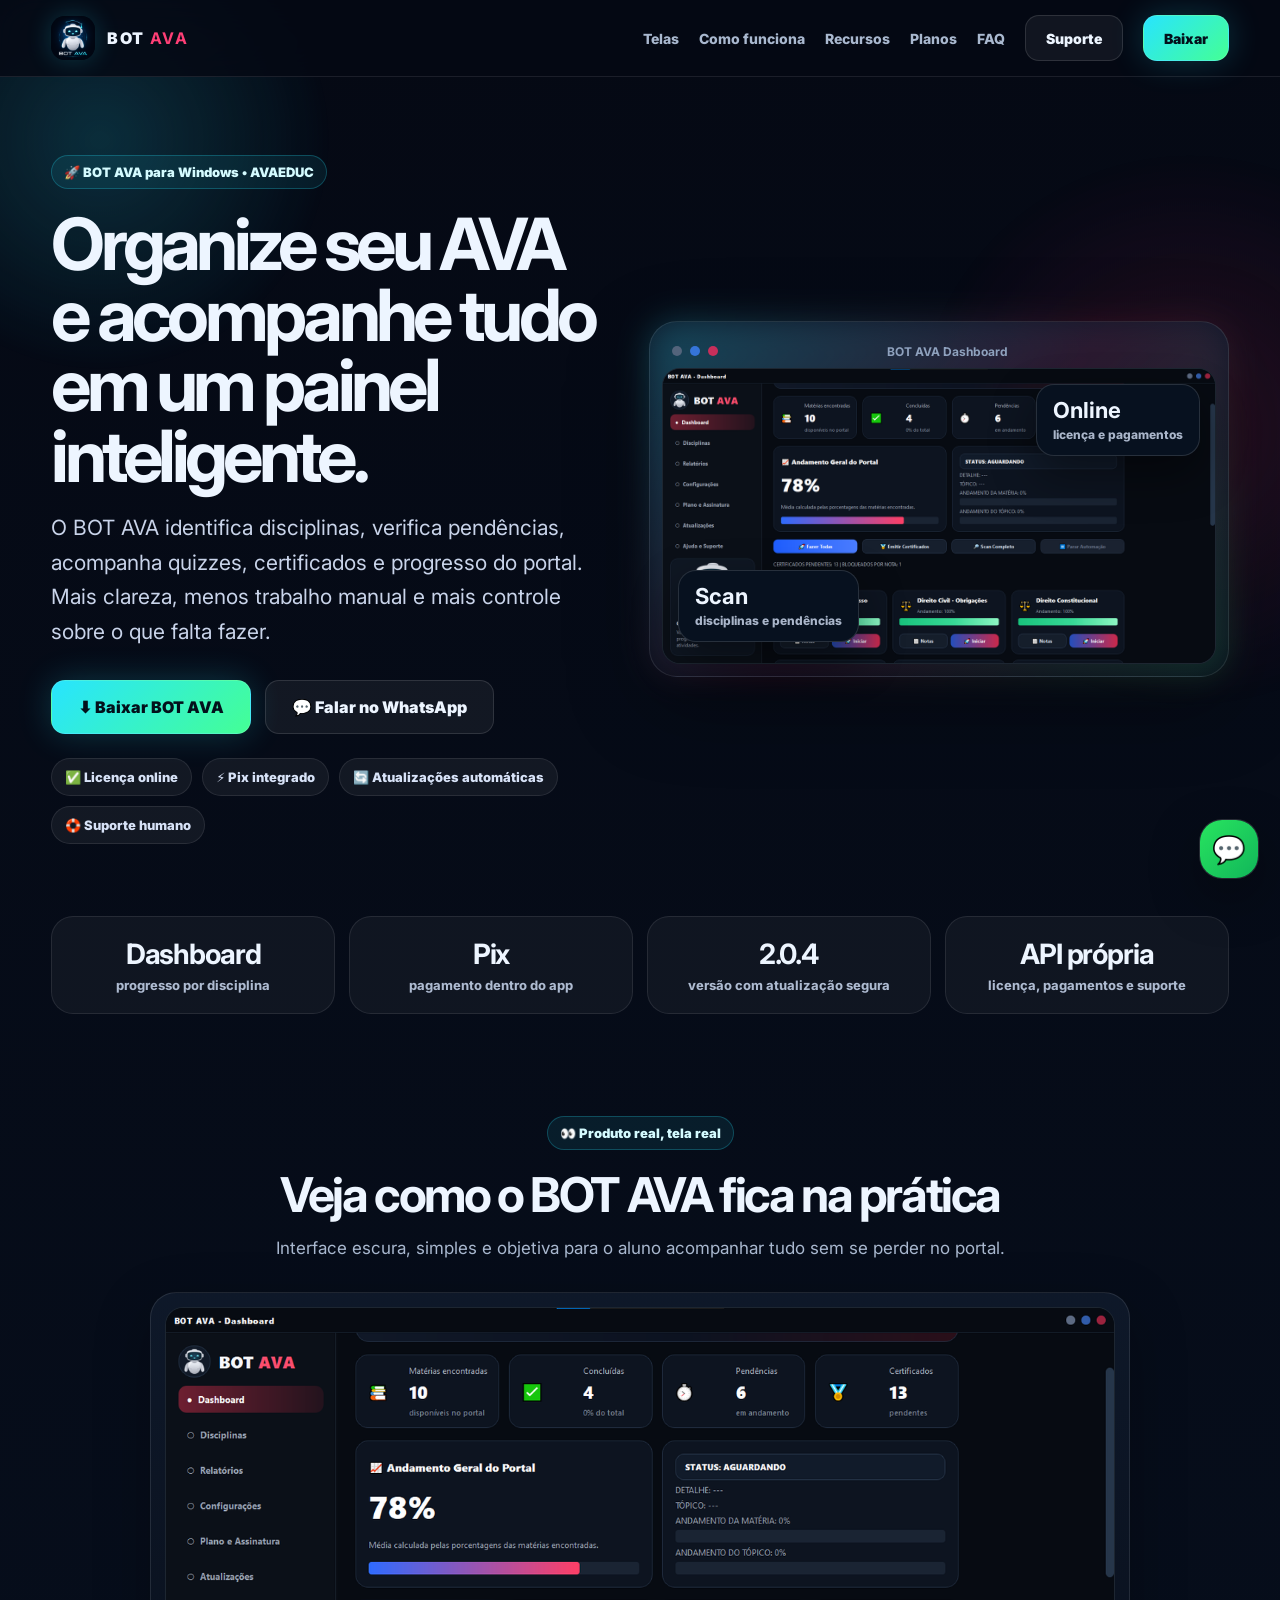
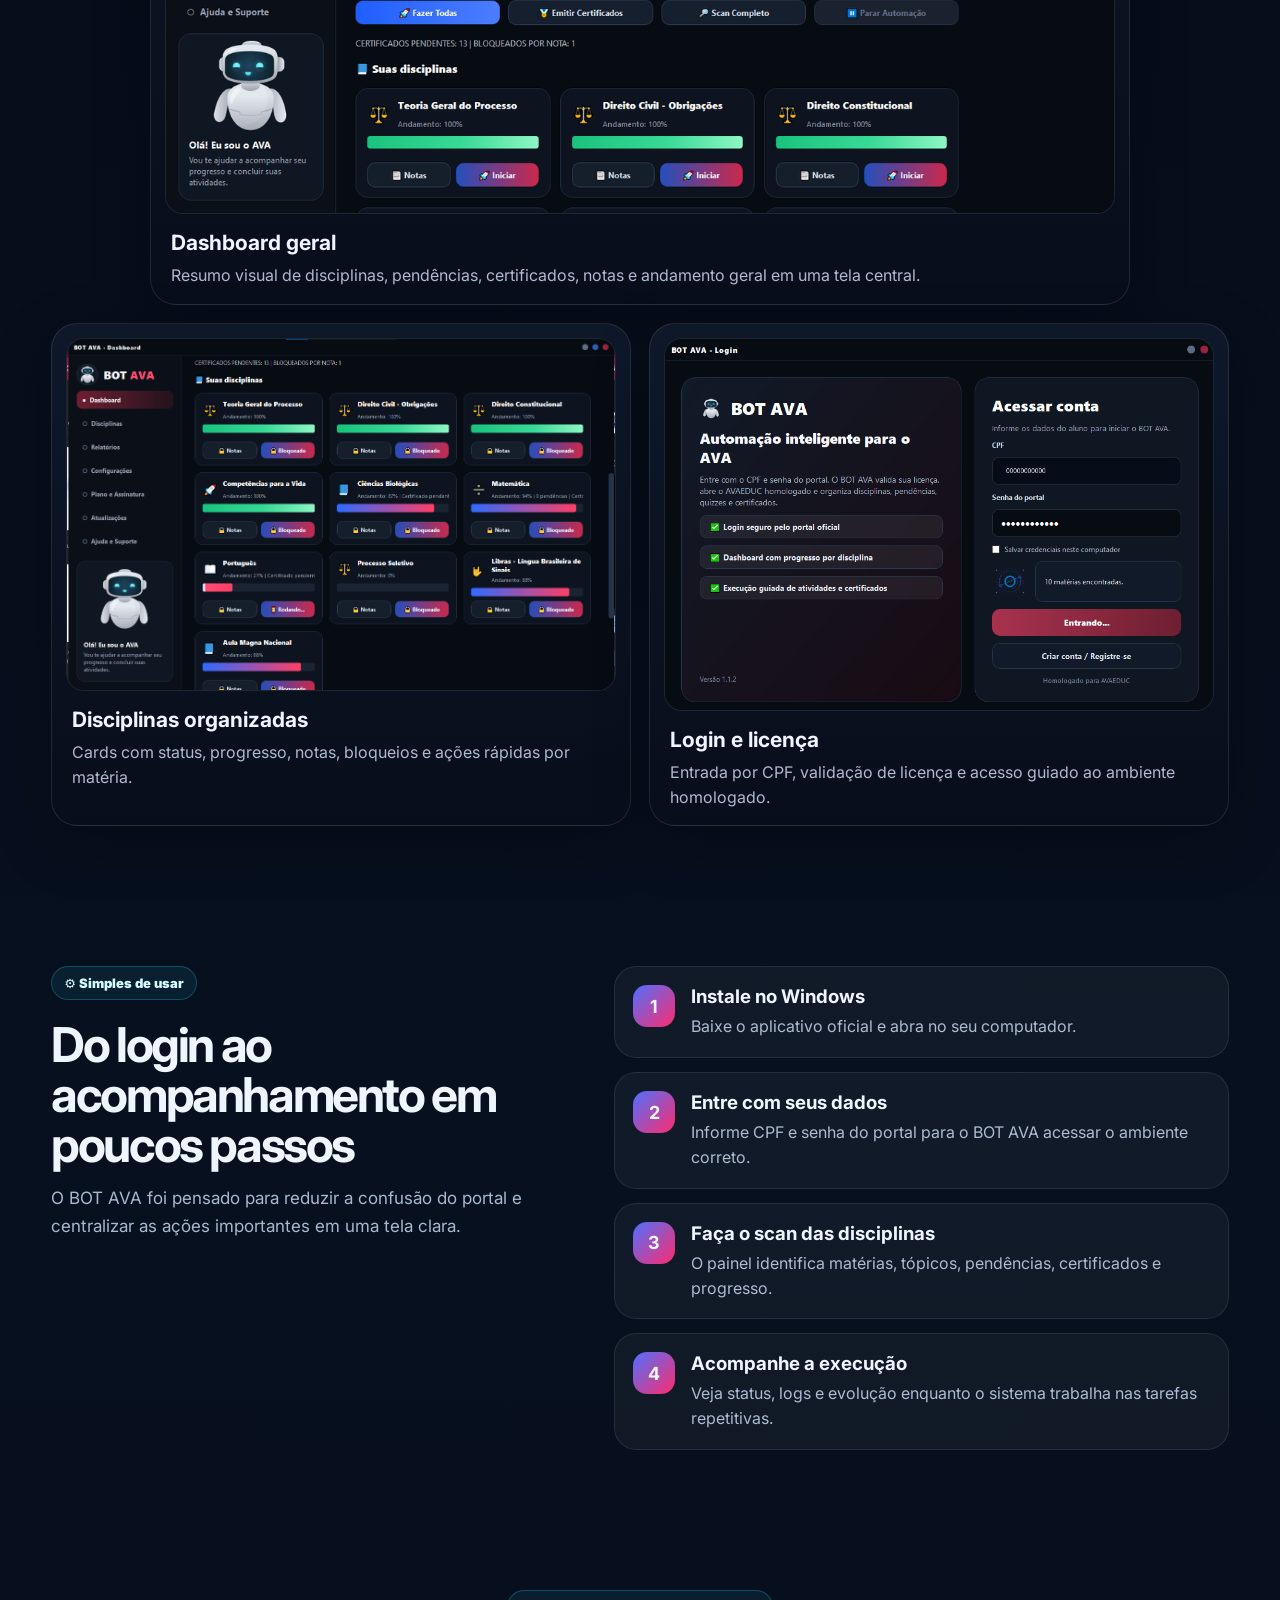
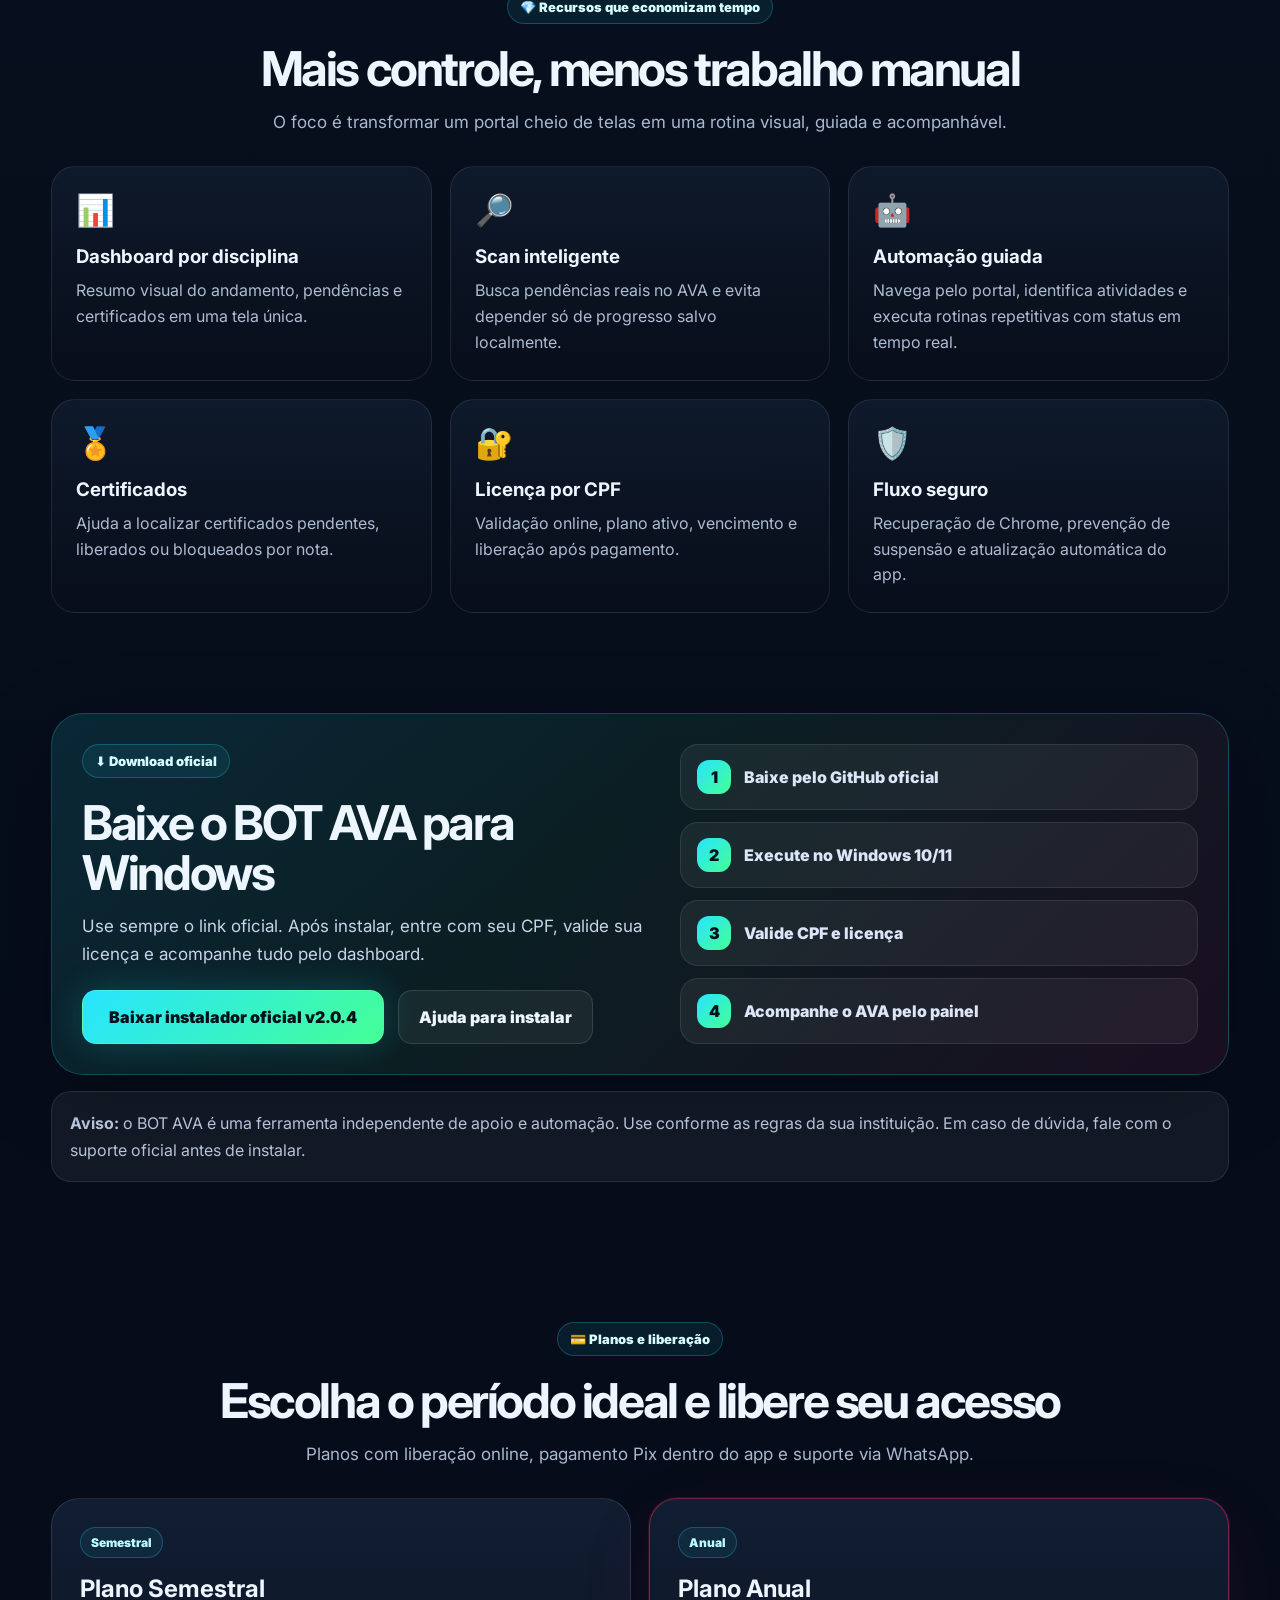
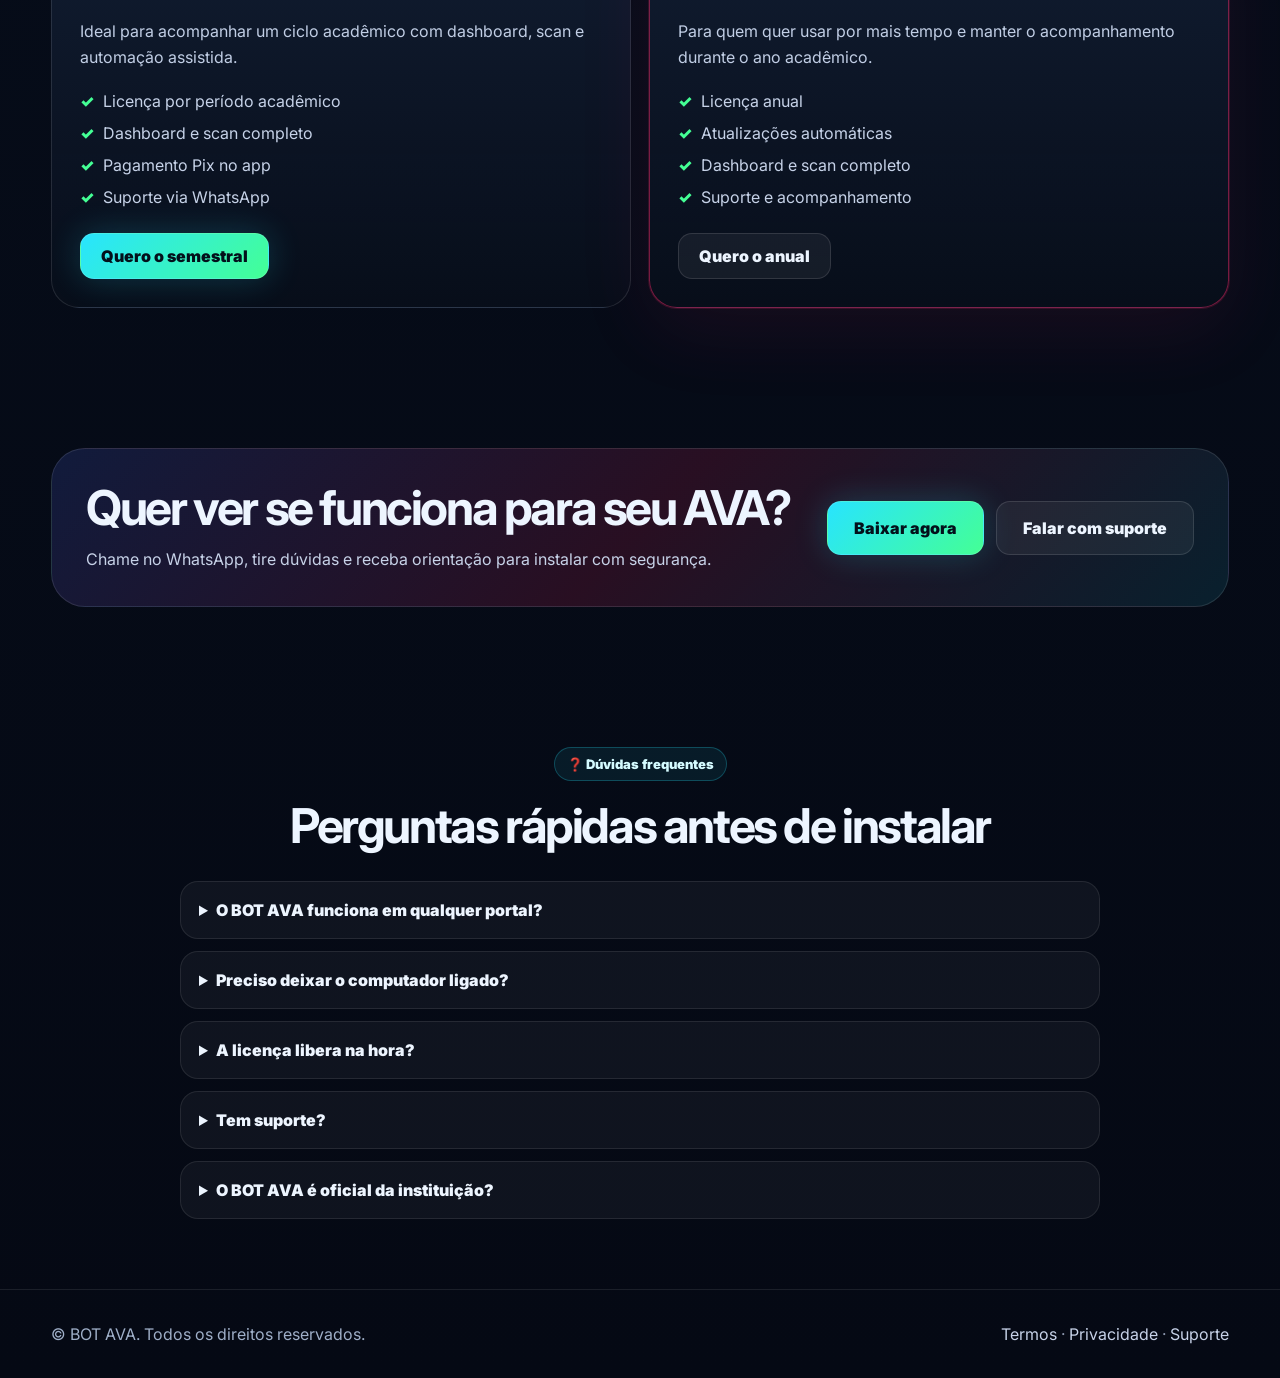
<file: index.html>
<!doctype html>
<html lang="pt-BR">
<head>
  <meta charset="utf-8">
  <meta name="viewport" content="width=device-width, initial-scale=1">
  <title>BOT AVA | Seu AVA no automático</title>
  <meta name="description" content="O BOT AVA faz as atividades do portal da faculdade para você. Organiza disciplinas, acompanha progresso e automatiza tarefas do AVA com praticidade.">
  <meta name="theme-color" content="#050914">

  <!-- Prévia para WhatsApp, Instagram, Facebook e redes sociais -->
  <meta property="og:locale" content="pt_BR">
  <meta property="og:type" content="website">
  <meta property="og:site_name" content="BOT AVA">
  <meta property="og:title" content="BOT AVA | Seu AVA no automático">
  <meta property="og:description" content="Um bot que faz as atividades do portal da faculdade para você. Organiza disciplinas, progresso e certificados em um painel simples.">
  <meta property="og:url" content="https://botava.com.br/">
  <meta property="og:image" content="https://botava.com.br/assets/preview-botava-principal-v11.jpg">
  <meta property="og:image:secure_url" content="https://botava.com.br/assets/preview-botava-principal-v11.jpg">
  <meta property="og:image:type" content="image/jpeg">
  <meta property="og:image:width" content="1200">
  <meta property="og:image:height" content="630">
  <meta property="og:image:alt" content="BOT AVA - Um bot que faz as atividades do portal da faculdade para você">

  <meta name="twitter:card" content="summary_large_image">
  <meta name="twitter:title" content="BOT AVA | Seu AVA no automático">
  <meta name="twitter:description" content="Um bot que faz as atividades do portal da faculdade para você.">
  <meta name="twitter:image" content="https://botava.com.br/assets/preview-botava-principal-v11.jpg">
  <link rel="canonical" href="https://botava.com.br/">
  <link rel="image_src" href="https://botava.com.br/assets/preview-botava-principal-v11.jpg">
  <link rel="icon" href="assets/favicon.ico?v=8">
  <link rel="preconnect" href="https://fonts.googleapis.com">
  <link rel="preconnect" href="https://fonts.gstatic.com" crossorigin>
  <link href="https://fonts.googleapis.com/css2?family=Inter:wght@400;500;600;700;800;900&display=swap" rel="stylesheet">
  <link rel="stylesheet" href="assets/style.css?v=8">
</head>
<body>
  <div class="bg-glow bg-glow-a"></div>
  <div class="bg-glow bg-glow-b"></div>

  <nav class="nav">
    <div class="container nav-inner">
      <a class="brand" href="./" aria-label="BOT AVA">
        <img src="assets/logo-bot-ava.png?v=8" alt="Logo BOT AVA">
        <span>BOT <b>AVA</b></span>
      </a>
      <button class="nav-toggle" type="button" aria-label="Abrir menu" aria-expanded="false">☰</button>
      <div class="nav-links" id="site-menu">
        <a href="#telas">Telas</a>
        <a href="#como-funciona">Como funciona</a>
        <a href="#recursos">Recursos</a>
        <a href="#planos">Planos</a>
        <a href="#faq">FAQ</a>
        <a class="btn btn-ghost" href="suporte.html">Suporte</a>
        <a class="btn btn-primary" href="#download">Baixar</a>
      </div>
    </div>
  </nav>

  <main>
    <section class="hero">
      <div class="container hero-grid">
        <div class="hero-copy">
          <div class="badge">🚀 BOT AVA para Windows • AVAEDUC</div>
          <h1>Organize seu AVA e acompanhe tudo em um painel inteligente.</h1>
          <p class="lead">O BOT AVA identifica disciplinas, verifica pendências, acompanha quizzes, certificados e progresso do portal. Mais clareza, menos trabalho manual e mais controle sobre o que falta fazer.</p>
          <div class="hero-actions">
            <a class="btn btn-primary btn-big" href="#download">⬇️ Baixar BOT AVA</a>
            <a class="btn btn-secondary btn-big" href="https://wa.me/5594920007324?text=Ol%C3%A1%2C%20quero%20comprar%20ou%20tirar%20d%C3%BAvidas%20sobre%20o%20BOT%20AVA" target="_blank" rel="noopener">💬 Falar no WhatsApp</a>
          </div>
          <div class="trust-strip">
            <span>✅ Licença online</span>
            <span>⚡ Pix integrado</span>
            <span>🔄 Atualizações automáticas</span>
            <span>🛟 Suporte humano</span>
          </div>
        </div>

        <div class="hero-showcase" aria-label="Tela do dashboard BOT AVA">
          <div class="window-bar"><span></span><span></span><span></span><b>BOT AVA Dashboard</b></div>
          <img src="assets/screens/dashboard.png?v=8" alt="Dashboard do BOT AVA mostrando disciplinas, pendências e certificados">
          <div class="floating-card card-a"><b>Scan</b><span>disciplinas e pendências</span></div>
          <div class="floating-card card-b"><b>Online</b><span>licença e pagamentos</span></div>
        </div>
      </div>
    </section>

    <section class="section proof">
      <div class="container proof-grid">
        <div><strong>Dashboard</strong><span>progresso por disciplina</span></div>
        <div><strong>Pix</strong><span>pagamento dentro do app</span></div>
        <div><strong>2.0.4</strong><span>versão com atualização segura</span></div>
        <div><strong>API própria</strong><span>licença, pagamentos e suporte</span></div>
      </div>
    </section>

    <section class="section" id="telas">
      <div class="container">
        <div class="section-head centered">
          <div class="badge">👀 Produto real, tela real</div>
          <h2>Veja como o BOT AVA fica na prática</h2>
          <p>Interface escura, simples e objetiva para o aluno acompanhar tudo sem se perder no portal.</p>
        </div>

        <div class="screens-stack">
          <article class="screen-card screen-feature">
            <img src="assets/screens/dashboard.png?v=8" alt="Dashboard principal do BOT AVA">
            <div>
              <h3>Dashboard geral</h3>
              <p>Resumo visual de disciplinas, pendências, certificados, notas e andamento geral em uma tela central.</p>
            </div>
          </article>
          <div class="screens-two">
            <article class="screen-card">
              <img src="assets/screens/disciplinas.png?v=8" alt="Lista de disciplinas no BOT AVA">
              <div><h3>Disciplinas organizadas</h3><p>Cards com status, progresso, notas, bloqueios e ações rápidas por matéria.</p></div>
            </article>
            <article class="screen-card">
              <img src="assets/screens/login.png?v=8" alt="Tela de login do BOT AVA">
              <div><h3>Login e licença</h3><p>Entrada por CPF, validação de licença e acesso guiado ao ambiente homologado.</p></div>
            </article>
          </div>
        </div>
      </div>
    </section>

    <section class="section split" id="como-funciona">
      <div class="container split-grid">
        <div class="section-head">
          <div class="badge">⚙️ Simples de usar</div>
          <h2>Do login ao acompanhamento em poucos passos</h2>
          <p>O BOT AVA foi pensado para reduzir a confusão do portal e centralizar as ações importantes em uma tela clara.</p>
        </div>
        <div class="steps">
          <div class="step"><b>1</b><div><h3>Instale no Windows</h3><p>Baixe o aplicativo oficial e abra no seu computador.</p></div></div>
          <div class="step"><b>2</b><div><h3>Entre com seus dados</h3><p>Informe CPF e senha do portal para o BOT AVA acessar o ambiente correto.</p></div></div>
          <div class="step"><b>3</b><div><h3>Faça o scan das disciplinas</h3><p>O painel identifica matérias, tópicos, pendências, certificados e progresso.</p></div></div>
          <div class="step"><b>4</b><div><h3>Acompanhe a execução</h3><p>Veja status, logs e evolução enquanto o sistema trabalha nas tarefas repetitivas.</p></div></div>
        </div>
      </div>
    </section>

    <section class="section" id="recursos">
      <div class="container">
        <div class="section-head centered">
          <div class="badge">💎 Recursos que economizam tempo</div>
          <h2>Mais controle, menos trabalho manual</h2>
          <p>O foco é transformar um portal cheio de telas em uma rotina visual, guiada e acompanhável.</p>
        </div>
        <div class="cards">
          <div class="card"><div class="icon">📊</div><h3>Dashboard por disciplina</h3><p>Resumo visual do andamento, pendências e certificados em uma tela única.</p></div>
          <div class="card"><div class="icon">🔎</div><h3>Scan inteligente</h3><p>Busca pendências reais no AVA e evita depender só de progresso salvo localmente.</p></div>
          <div class="card"><div class="icon">🤖</div><h3>Automação guiada</h3><p>Navega pelo portal, identifica atividades e executa rotinas repetitivas com status em tempo real.</p></div>
          <div class="card"><div class="icon">🏅</div><h3>Certificados</h3><p>Ajuda a localizar certificados pendentes, liberados ou bloqueados por nota.</p></div>
          <div class="card"><div class="icon">🔐</div><h3>Licença por CPF</h3><p>Validação online, plano ativo, vencimento e liberação após pagamento.</p></div>
          <div class="card"><div class="icon">🛡️</div><h3>Fluxo seguro</h3><p>Recuperação de Chrome, prevenção de suspensão e atualização automática do app.</p></div>
        </div>
      </div>
    </section>

    <section class="section download-section" id="download">
      <div class="container">
        <div class="download-card">
          <div>
            <div class="badge">⬇️ Download oficial</div>
            <h2>Baixe o BOT AVA para Windows</h2>
            <p>Use sempre o link oficial. Após instalar, entre com seu CPF, valide sua licença e acompanhe tudo pelo dashboard.</p>
            <div class="download-actions">
              <a class="btn btn-primary btn-big" href="https://github.com/botava-app/botava-site/releases/download/2.0.4/Instalador_BOT_AVA_2.0.4.exe" target="_blank" rel="noopener">Baixar instalador oficial v2.0.4</a>
              <a class="btn btn-secondary" href="https://wa.me/5594920007324?text=Ol%C3%A1%2C%20preciso%20de%20ajuda%20para%20instalar%20o%20BOT%20AVA" target="_blank" rel="noopener">Ajuda para instalar</a>
            </div>
          </div>
          <div class="download-steps">
            <div><b>1</b><span>Baixe pelo GitHub oficial</span></div>
            <div><b>2</b><span>Execute no Windows 10/11</span></div>
            <div><b>3</b><span>Valide CPF e licença</span></div>
            <div><b>4</b><span>Acompanhe o AVA pelo painel</span></div>
          </div>
        </div>
        <div class="notice download-notice"><b>Aviso:</b> o BOT AVA é uma ferramenta independente de apoio e automação. Use conforme as regras da sua instituição. Em caso de dúvida, fale com o suporte oficial antes de instalar.</div>
      </div>
    </section>

    <section class="section" id="planos">
      <div class="container">
        <div class="section-head centered">
          <div class="badge">💳 Planos e liberação</div>
          <h2>Escolha o período ideal e libere seu acesso</h2>
          <p>Planos com liberação online, pagamento Pix dentro do app e suporte via WhatsApp.</p>
        </div>
        <div class="pricing">
          <div class="price-card">
            <span class="tag">Semestral</span>
            <h3>Plano Semestral</h3>
            <p>Ideal para acompanhar um ciclo acadêmico com dashboard, scan e automação assistida.</p>
            <ul class="features"><li>Licença por período acadêmico</li><li>Dashboard e scan completo</li><li>Pagamento Pix no app</li><li>Suporte via WhatsApp</li></ul>
            <a class="btn btn-primary" href="comprar.html#planos">Quero o semestral</a>
          </div>
          <div class="price-card featured">
            <span class="tag">Anual</span>
            <h3>Plano Anual</h3>
            <p>Para quem quer usar por mais tempo e manter o acompanhamento durante o ano acadêmico.</p>
            <ul class="features"><li>Licença anual</li><li>Atualizações automáticas</li><li>Dashboard e scan completo</li><li>Suporte e acompanhamento</li></ul>
            <a class="btn btn-secondary" href="comprar.html#planos">Quero o anual</a>
          </div>
        </div>
      </div>
    </section>

    <section class="section cta-section">
      <div class="container cta-box">
        <div><h2>Quer ver se funciona para seu AVA?</h2><p>Chame no WhatsApp, tire dúvidas e receba orientação para instalar com segurança.</p></div>
        <div class="cta-actions"><a class="btn btn-primary btn-big" href="#download">Baixar agora</a><a class="btn btn-secondary btn-big" href="https://wa.me/5594920007324?text=Ol%C3%A1%2C%20tenho%20interesse%20no%20BOT%20AVA" target="_blank" rel="noopener">Falar com suporte</a></div>
      </div>
    </section>

    <section class="section" id="faq">
      <div class="container">
        <div class="section-head centered"><div class="badge">❓ Dúvidas frequentes</div><h2>Perguntas rápidas antes de instalar</h2></div>
        <div class="faq">
          <details><summary>O BOT AVA funciona em qualquer portal?</summary><p>O BOT AVA é focado no ambiente homologado AVAEDUC. Outros ambientes podem não ser compatíveis.</p></details>
          <details><summary>Preciso deixar o computador ligado?</summary><p>Sim. Como é um app para Windows, o computador precisa permanecer ligado e com internet durante a execução.</p></details>
          <details><summary>A licença libera na hora?</summary><p>Após o pagamento Pix confirmado, o app consulta o backend e libera a licença automaticamente.</p></details>
          <details><summary>Tem suporte?</summary><p>Sim. O suporte é feito pelo WhatsApp informado no site.</p></details>
          <details><summary>O BOT AVA é oficial da instituição?</summary><p>Não. É uma ferramenta independente de apoio e automação. Use de acordo com as regras da sua instituição.</p></details>
        </div>
      </div>
    </section>
  </main>

  <footer class="footer">
    <div class="container footer-inner"><span>© BOT AVA. Todos os direitos reservados.</span><div><a href="termos.html">Termos</a> · <a href="privacidade.html">Privacidade</a> · <a href="suporte.html">Suporte</a></div></div>
  </footer>

  <a class="whatsapp-float" href="https://wa.me/5594920007324?text=Ol%C3%A1%2C%20vim%20pelo%20site%20do%20BOT%20AVA" target="_blank" rel="noopener" aria-label="WhatsApp">💬</a>

  <script>
    const toggle = document.querySelector('.nav-toggle');
    const menu = document.getElementById('site-menu');
    if (toggle && menu) {
      toggle.addEventListener('click', () => {
        const open = menu.classList.toggle('open');
        toggle.setAttribute('aria-expanded', open ? 'true' : 'false');
        toggle.textContent = open ? '✕' : '☰';
      });
      menu.querySelectorAll('a').forEach(link => link.addEventListener('click', () => {
        if (window.innerWidth <= 980) {
          menu.classList.remove('open');
          toggle.setAttribute('aria-expanded', 'false');
          toggle.textContent = '☰';
        }
      }));
    }
  </script>
</body>
</html>
</file>
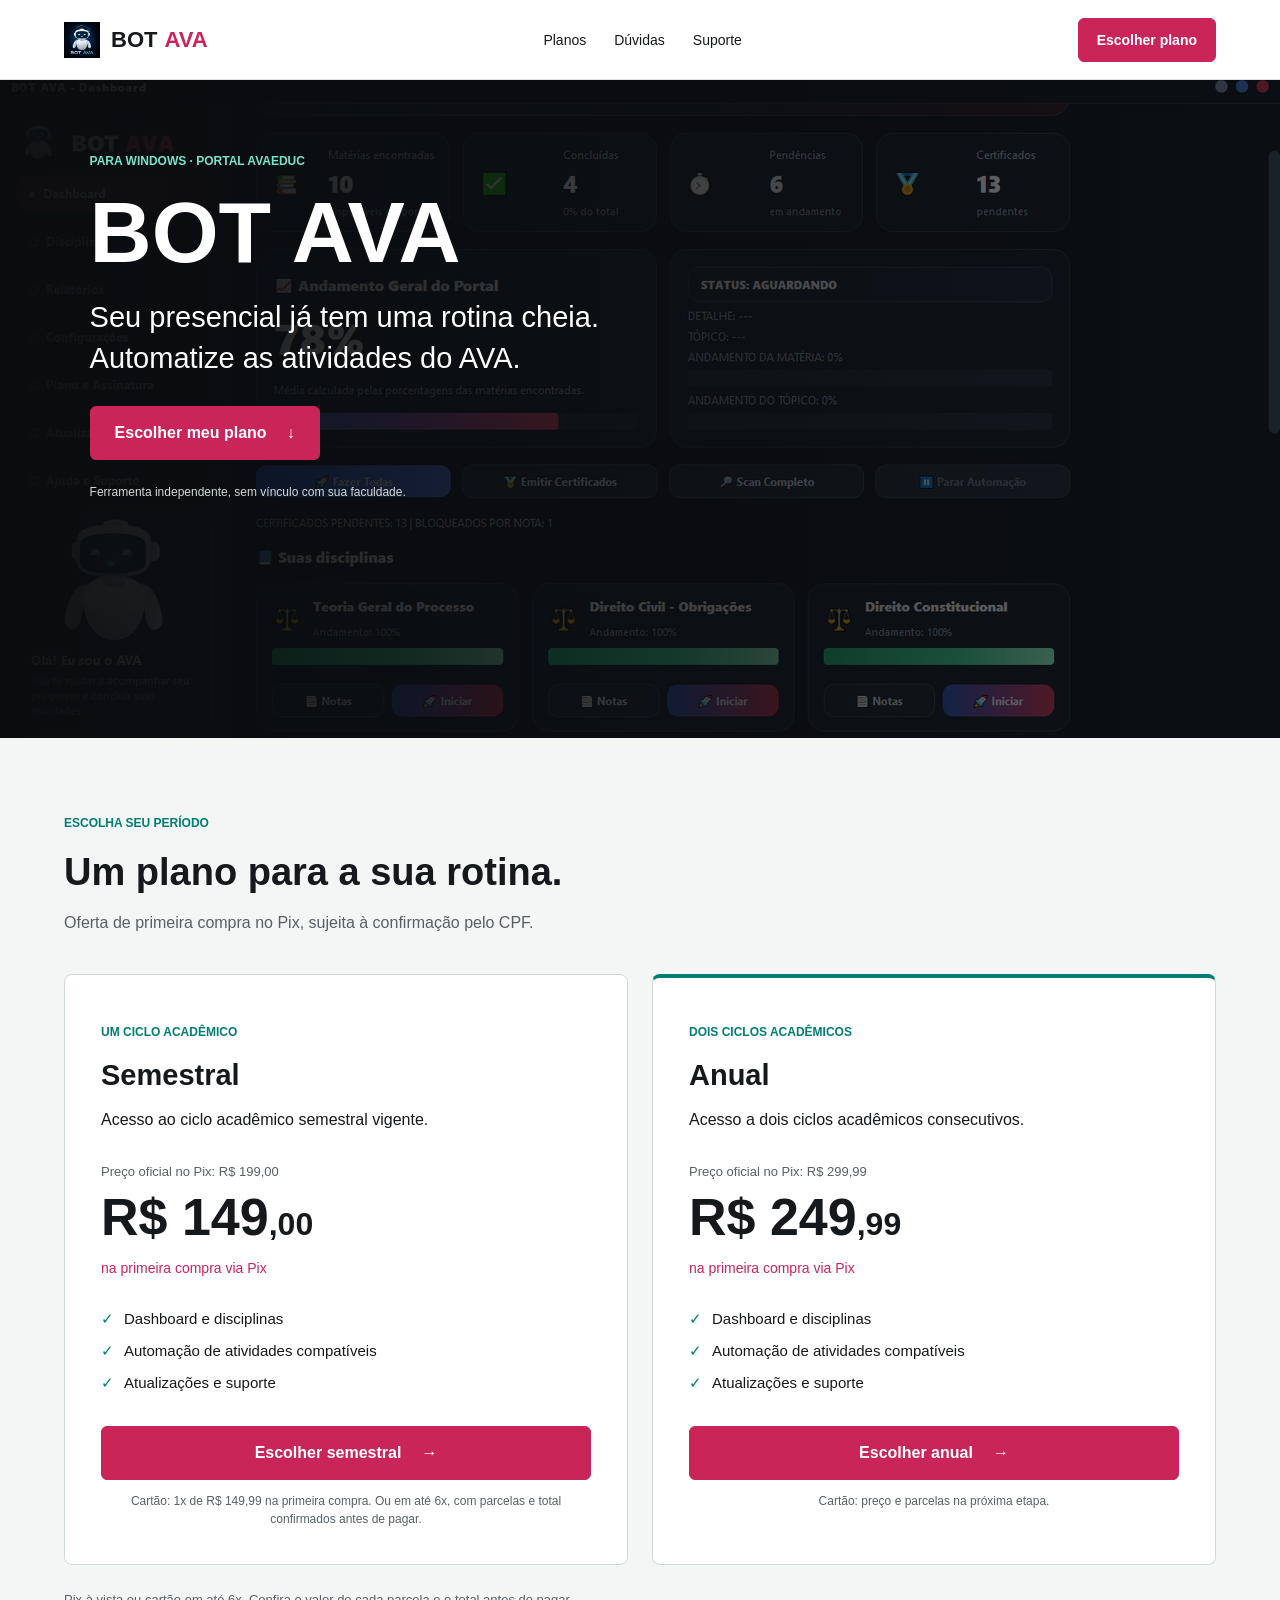
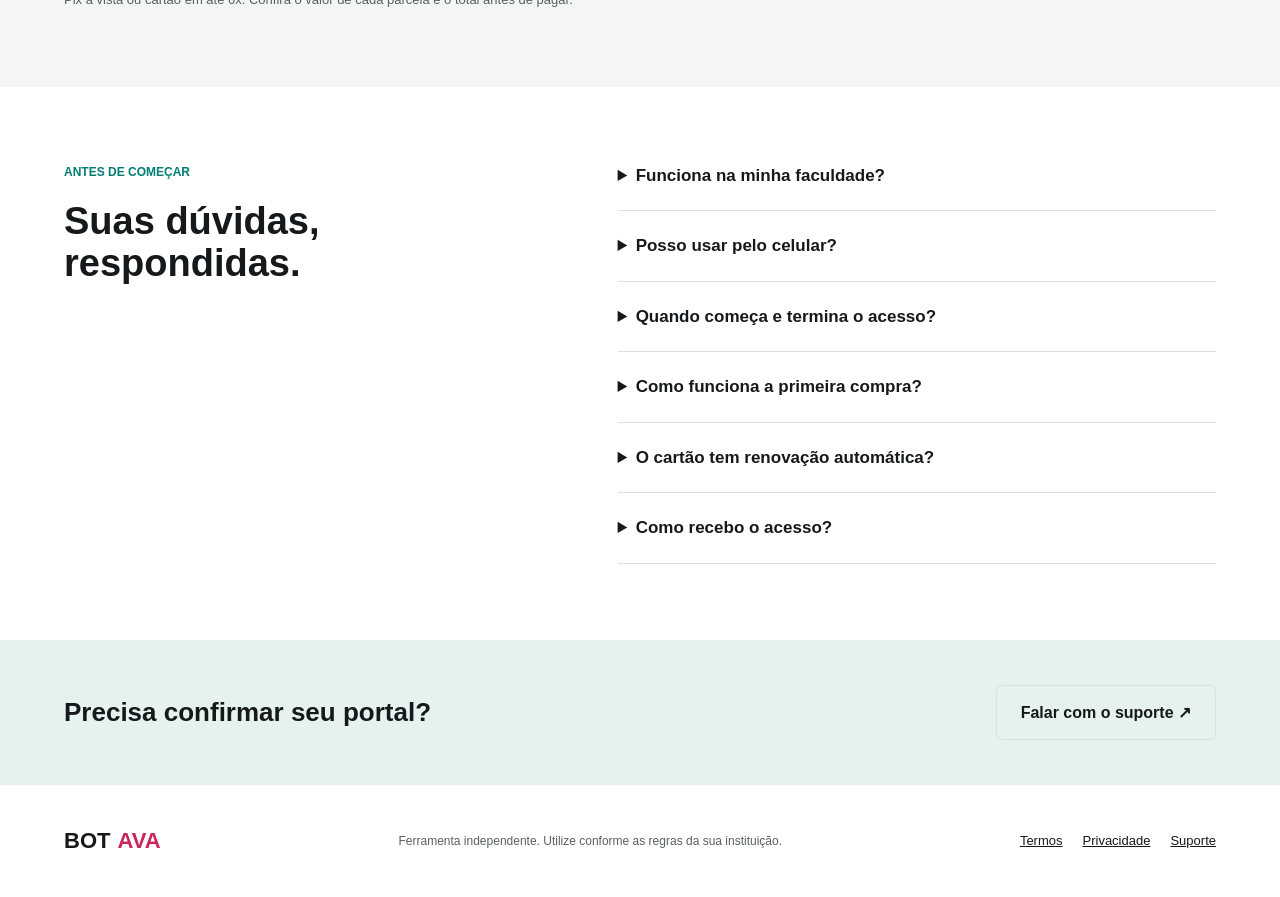
<file: comprar.html>
<!doctype html>
<html lang="pt-BR">
<head>
  <meta charset="utf-8">
  <meta name="viewport" content="width=device-width, initial-scale=1">
  <title>BOT AVA | Conheça, escolha seu plano e comece</title>
  <meta name="description" content="BOT AVA para Windows. Compare os planos semestral e anual e escolha Pix ou cartão em até 6x.">
  <meta name="theme-color" content="#111315">
  <link rel="icon" href="assets/favicon.ico">
  <link rel="stylesheet" href="assets/landing.css">
  <link rel="stylesheet" href="assets/payment.css?v=20261008-1">
  <script src="assets/payment.js?v=20261008-1" defer></script>
  <script src="assets/landing.js?v=20261008-2" defer></script>
</head>
<body>
  <header class="header"><a class="brand" href="./"><img src="assets/logo-bot-ava.png" alt="" width="36" height="36">BOT <span>AVA</span></a><nav aria-label="Principal"><a href="#planos">Planos</a><a href="#duvidas">Dúvidas</a><a href="suporte.html">Suporte</a></nav><a class="button compact" href="#planos">Escolher plano</a></header>
  <main>
    <section class="hero">
      <img class="hero-image" src="assets/screens/dashboard.png" alt="Painel real do BOT AVA com disciplinas e progresso">
      <div class="hero-copy"><p class="eyebrow">PARA WINDOWS · PORTAL AVAEDUC</p><h1>BOT AVA</h1><p class="hero-lead">Seu presencial já tem uma rotina cheia.<br>Automatize as atividades do AVA.</p><a class="button" href="#planos">Escolher meu plano <span aria-hidden="true">↓</span></a><p class="independent">Ferramenta independente, sem vínculo com sua faculdade.</p></div>
    </section>
    <section class="plans section" id="planos"><div class="section-heading"><p class="eyebrow">ESCOLHA SEU PERÍODO</p><h2>Um plano para a sua rotina.</h2><p>Oferta de primeira compra no Pix, sujeita à confirmação pelo CPF.</p></div>
      <div class="plan-grid">
        <article class="plan"><p class="plan-label">UM CICLO ACADÊMICO</p><h3>Semestral</h3><p>Acesso ao ciclo acadêmico semestral vigente.</p><p class="original">Preço oficial no Pix: R$ 199,00</p><p class="price">R$ 149<span>,00</span></p><p class="price-note">na primeira compra via Pix</p><ul><li>Dashboard e disciplinas</li><li>Automação de atividades compatíveis</li><li>Atualizações e suporte</li></ul><button class="button" data-plan="semester">Escolher semestral <span aria-hidden="true">→</span></button><p class="card-note">Cartão: 1x de R$ 149,99 na primeira compra. Ou em até 6x, com parcelas e total confirmados antes de pagar.</p></article>
        <article class="plan annual"><p class="plan-label">DOIS CICLOS ACADÊMICOS</p><h3>Anual</h3><p>Acesso a dois ciclos acadêmicos consecutivos.</p><p class="original">Preço oficial no Pix: R$ 299,99</p><p class="price">R$ 249<span>,99</span></p><p class="price-note">na primeira compra via Pix</p><ul><li>Dashboard e disciplinas</li><li>Automação de atividades compatíveis</li><li>Atualizações e suporte</li></ul><button class="button" data-plan="annual">Escolher anual <span aria-hidden="true">→</span></button><p class="card-note">Cartão: preço e parcelas na próxima etapa.</p></article>
      </div><p class="payment-note">Pix à vista ou cartão em até 6x. Confira o valor de cada parcela e o total antes de pagar.</p>
    </section>
    <section class="section faq" id="duvidas"><div class="section-heading"><p class="eyebrow">ANTES DE COMEÇAR</p><h2>Suas dúvidas, respondidas.</h2></div><div class="questions">
      <details><summary>Funciona na minha faculdade?</summary><p>O BOT AVA atende ao portal AVAEDUC compatível. O nome da faculdade, sozinho, não garante compatibilidade. <a href="suporte.html">Confirme com o suporte</a> antes de comprar.</p></details>
      <details><summary>Posso usar pelo celular?</summary><p>Você pode acessar esta página e pagar pelo celular. O BOT AVA é um aplicativo para Windows: a execução acontece no computador, que precisa ficar ligado e conectado.</p></details>
      <details><summary>Quando começa e termina o acesso?</summary><p>O semestral cobre o ciclo acadêmico vigente; o anual cobre dois ciclos consecutivos. Confira as datas apresentadas antes de confirmar a compra.</p></details>
      <details><summary>Como funciona a primeira compra?</summary><p>O desconto é exclusivo do Pix e depende de não existir pagamento anterior aprovado para o CPF. O valor exato é confirmado antes de abrir o pagamento.</p></details>
      <details><summary>O cartão tem renovação automática?</summary><p>A compra do site é única, mesmo quando parcelada. As parcelas não representam uma assinatura com renovação automática.</p></details>
      <details><summary>Como recebo o acesso?</summary><p>Após a confirmação do pagamento, a licença é vinculada ao CPF usado na compra. Instale o BOT AVA no Windows e utilize o mesmo CPF. Se precisar de ajuda, fale com o suporte.</p></details>
    </div></section>
    <section class="support section"><h2>Precisa confirmar seu portal?</h2><a class="button secondary" href="https://wa.me/5594920007324?text=Quero%20confirmar%20a%20compatibilidade%20do%20meu%20portal%20com%20o%20BOT%20AVA" target="_blank" rel="noopener">Falar com o suporte ↗</a></section>
  </main>
  <footer><a class="brand" href="./">BOT <span>AVA</span></a><p>Ferramenta independente. Utilize conforme as regras da sua instituição.</p><div><a href="termos.html">Termos</a><a href="privacidade.html">Privacidade</a><a href="suporte.html">Suporte</a></div></footer>
  <dialog id="checkout"><form id="checkout-form"><div class="dialog-head"><span class="eyebrow">SUA COMPRA</span><button type="button" id="close-checkout" class="close" aria-label="Fechar">×</button></div><h2 id="checkout-title">Plano Semestral</h2><p>Preencha seus dados para confirmar o valor e continuar.</p><label>Nome completo<input name="name" autocomplete="name" required minlength="3" maxlength="120"></label><div class="form-row"><label>CPF<input name="cpf" inputmode="numeric" autocomplete="off" required maxlength="14"></label><label>WhatsApp<input name="phone" type="tel" autocomplete="tel" required maxlength="20"></label></div><label>E-mail<input name="email" type="email" autocomplete="email" required maxlength="180"></label><fieldset><legend>Forma de pagamento</legend><label class="method"><input type="radio" name="method" value="pix" checked> Pix à vista</label><label class="method"><input type="radio" name="method" value="card"> Cartão em até 6x</label></fieldset><label class="consent"><input type="checkbox" name="accepted" required><span>Li os <a href="termos.html" target="_blank" rel="noopener">termos</a> e a <a href="privacidade.html" target="_blank" rel="noopener">política de privacidade</a> e confirmei a compatibilidade do meu portal.</span></label><div id="quote" hidden aria-live="polite"></div><p id="checkout-error" role="alert"></p><button class="button" id="checkout-submit" type="submit">Confirmar valor</button><p class="secure-note">Pagamento no ambiente do Mercado Pago. Não pedimos a senha da sua faculdade.</p></form></dialog>
  <dialog id="payment-return"><h2>Consulte seu pagamento</h2><p id="payment-status" role="status">Consultando a confirmação…</p><a id="download-link" class="button" href="https://github.com/botava-app/botava-site/releases/download/2.0.4/Instalador_BOT_AVA_2.0.4.exe" hidden>Baixar BOT AVA para Windows</a><button class="button secondary" id="close-return">Voltar à página</button></dialog>
</body>
</html>
</file>
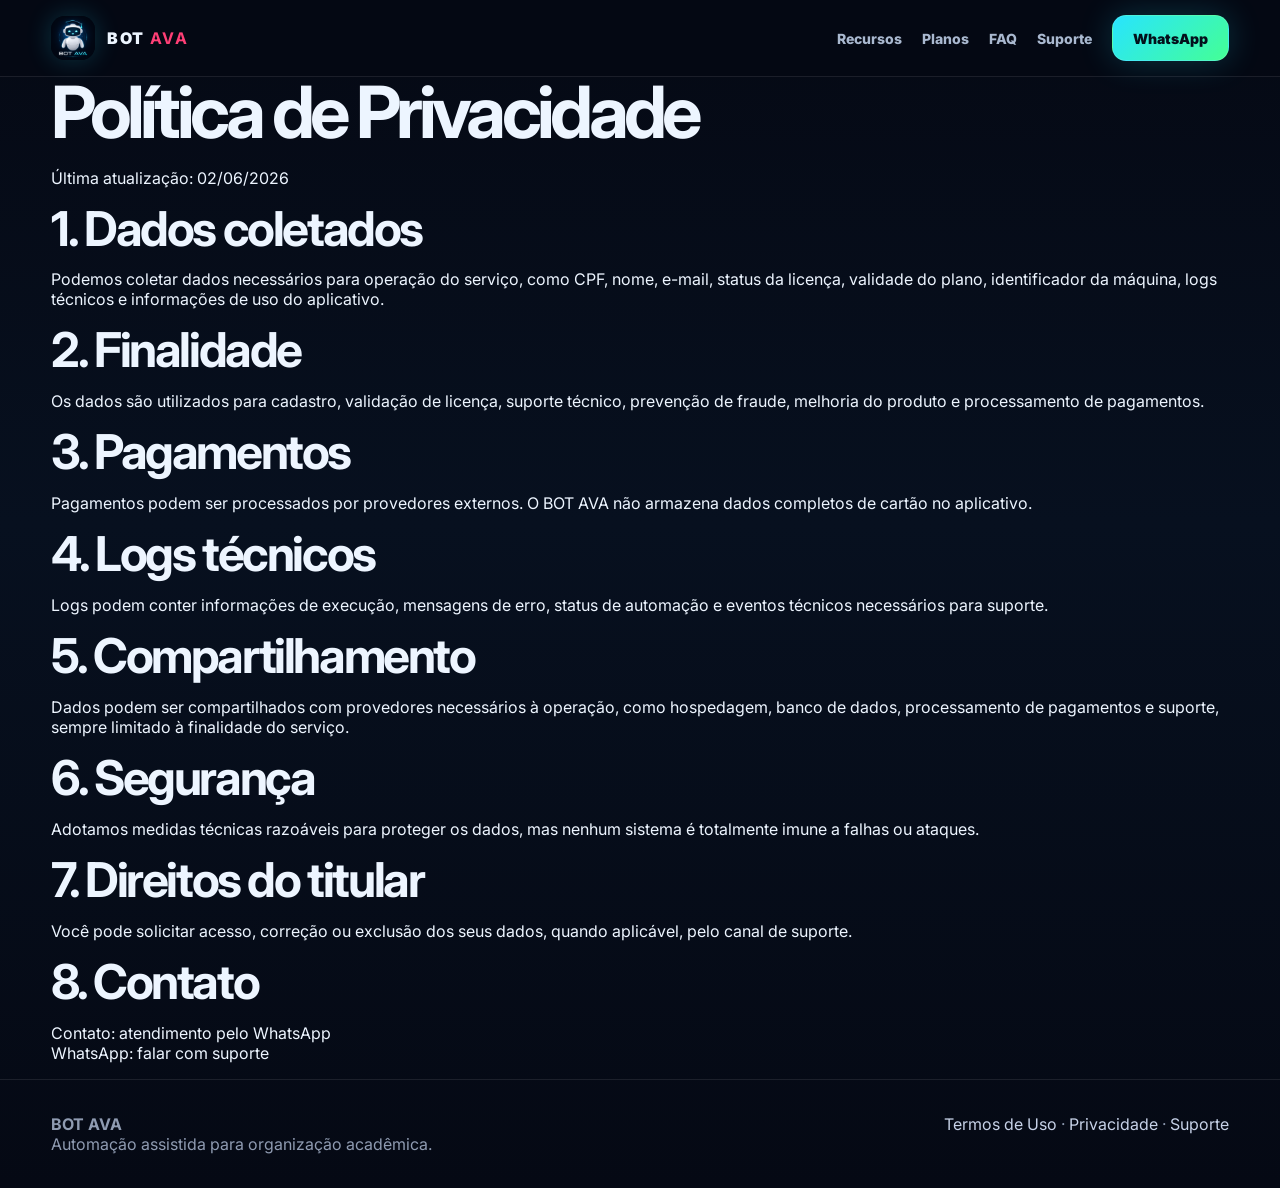
<file: privacidade.html>
<!doctype html><html lang="pt-BR"><head><meta charset="utf-8"><meta name="viewport" content="width=device-width, initial-scale=1"><title>BOT AVA | Automação assistida para AVA</title><meta name="description" content="BOT AVA é uma ferramenta de apoio para organização, acompanhamento e automação assistida de atividades em ambiente virtual de aprendizagem."><link rel="icon" href="assets/favicon.ico"><link rel="preconnect" href="https://fonts.googleapis.com"><link rel="preconnect" href="https://fonts.gstatic.com" crossorigin><link href="https://fonts.googleapis.com/css2?family=Inter:wght@400;600;700;800;900&display=swap" rel="stylesheet"><link rel="stylesheet" href="assets/style.css"></head><body><nav class="nav"><div class="container nav-inner"><a class="brand" href="index.html"><img src="assets/logo-bot-ava.png" alt="Logo BOT AVA"><span>BOT <b>AVA</b></span></a><div class="nav-links"><a href="index.html#recursos">Recursos</a><a href="index.html#planos">Planos</a><a href="index.html#faq">FAQ</a><a href="suporte.html">Suporte</a><a class="btn btn-primary" href="https://wa.me/5594920007324?text=Ol%C3%A1%2C%20quero%20informa%C3%A7%C3%B5es%20sobre%20os%20planos%20do%20BOT%20AVA">WhatsApp</a></div></div></nav><main class="container page"><h1>Política de Privacidade</h1><p>Última atualização: 02/06/2026</p><h2>1. Dados coletados</h2><p>Podemos coletar dados necessários para operação do serviço, como CPF, nome, e-mail, status da licença, validade do plano, identificador da máquina, logs técnicos e informações de uso do aplicativo.</p><h2>2. Finalidade</h2><p>Os dados são utilizados para cadastro, validação de licença, suporte técnico, prevenção de fraude, melhoria do produto e processamento de pagamentos.</p><h2>3. Pagamentos</h2><p>Pagamentos podem ser processados por provedores externos. O BOT AVA não armazena dados completos de cartão no aplicativo.</p><h2>4. Logs técnicos</h2><p>Logs podem conter informações de execução, mensagens de erro, status de automação e eventos técnicos necessários para suporte.</p><h2>5. Compartilhamento</h2><p>Dados podem ser compartilhados com provedores necessários à operação, como hospedagem, banco de dados, processamento de pagamentos e suporte, sempre limitado à finalidade do serviço.</p><h2>6. Segurança</h2><p>Adotamos medidas técnicas razoáveis para proteger os dados, mas nenhum sistema é totalmente imune a falhas ou ataques.</p><h2>7. Direitos do titular</h2><p>Você pode solicitar acesso, correção ou exclusão dos seus dados, quando aplicável, pelo canal de suporte.</p><h2>8. Contato</h2><p>Contato: atendimento pelo WhatsApp<br>WhatsApp: <a href="https://wa.me/5594920007324?text=Ol%C3%A1%2C%20quero%20suporte%20do%20BOT%20AVA">falar com suporte</a></p></main><footer class="footer"><div class="container footer-inner"><div><b>BOT AVA</b><br>Automação assistida para organização acadêmica.</div><div><a href="termos.html">Termos de Uso</a> · <a href="privacidade.html">Privacidade</a> · <a href="suporte.html">Suporte</a></div></div></footer></body></html>
</file>
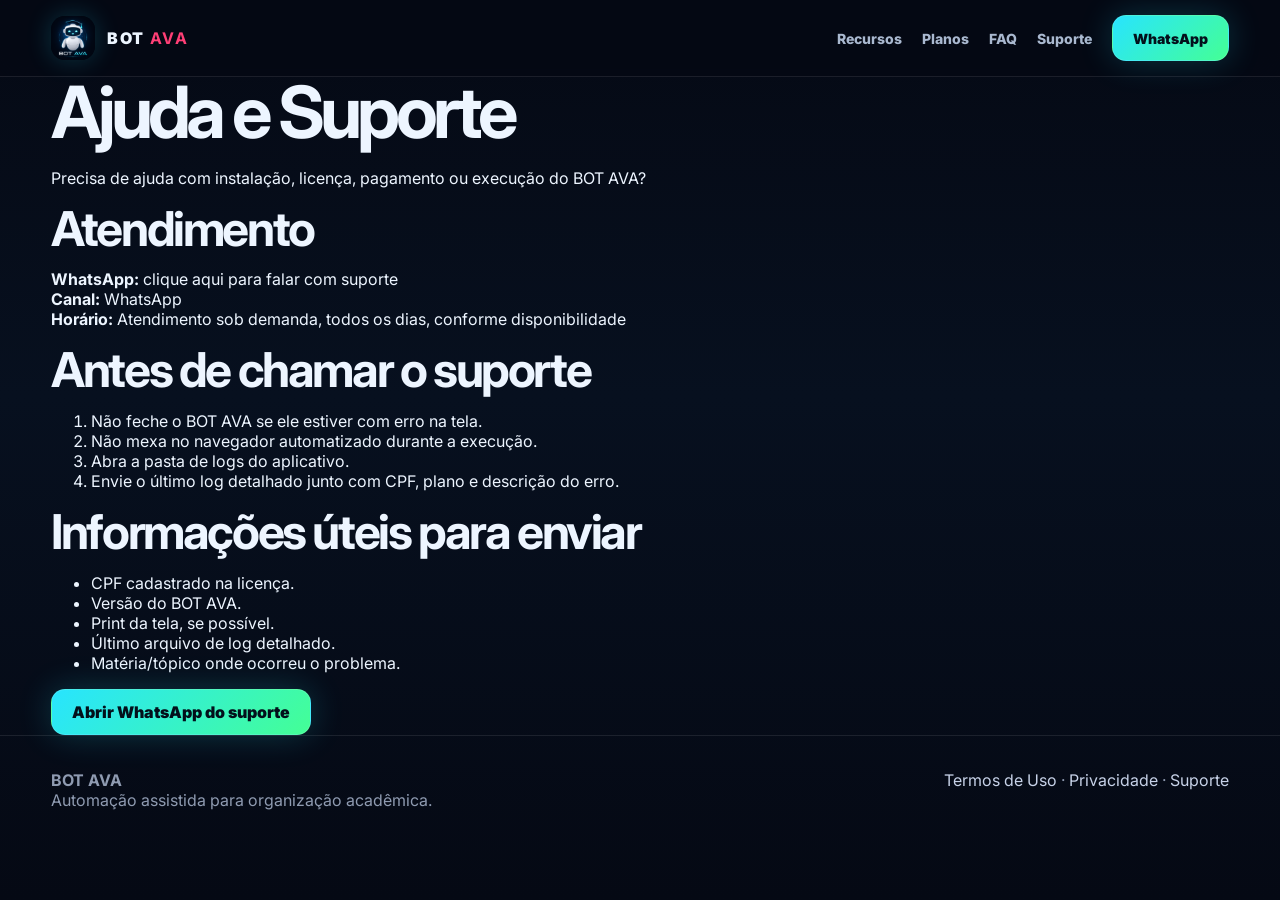
<file: suporte.html>
<!doctype html><html lang="pt-BR"><head><meta charset="utf-8"><meta name="viewport" content="width=device-width, initial-scale=1"><title>BOT AVA | Automação assistida para AVA</title><meta name="description" content="BOT AVA é uma ferramenta de apoio para organização, acompanhamento e automação assistida de atividades em ambiente virtual de aprendizagem."><link rel="icon" href="assets/favicon.ico"><link rel="preconnect" href="https://fonts.googleapis.com"><link rel="preconnect" href="https://fonts.gstatic.com" crossorigin><link href="https://fonts.googleapis.com/css2?family=Inter:wght@400;600;700;800;900&display=swap" rel="stylesheet"><link rel="stylesheet" href="assets/style.css"></head><body><nav class="nav"><div class="container nav-inner"><a class="brand" href="index.html"><img src="assets/logo-bot-ava.png" alt="Logo BOT AVA"><span>BOT <b>AVA</b></span></a><div class="nav-links"><a href="index.html#recursos">Recursos</a><a href="index.html#planos">Planos</a><a href="index.html#faq">FAQ</a><a href="suporte.html">Suporte</a><a class="btn btn-primary" href="https://wa.me/5594920007324?text=Ol%C3%A1%2C%20quero%20informa%C3%A7%C3%B5es%20sobre%20os%20planos%20do%20BOT%20AVA">WhatsApp</a></div></div></nav><main class="container page"><h1>Ajuda e Suporte</h1><p>Precisa de ajuda com instalação, licença, pagamento ou execução do BOT AVA?</p><div class="box"><h2 style="margin-top:0">Atendimento</h2><p><b>WhatsApp:</b> <a href="https://wa.me/5594920007324?text=Ol%C3%A1%2C%20quero%20suporte%20do%20BOT%20AVA">clique aqui para falar com suporte</a><br><b>Canal:</b> WhatsApp<br><b>Horário:</b> Atendimento sob demanda, todos os dias, conforme disponibilidade</p></div><h2>Antes de chamar o suporte</h2><ol><li>Não feche o BOT AVA se ele estiver com erro na tela.</li><li>Não mexa no navegador automatizado durante a execução.</li><li>Abra a pasta de logs do aplicativo.</li><li>Envie o último log detalhado junto com CPF, plano e descrição do erro.</li></ol><h2>Informações úteis para enviar</h2><ul><li>CPF cadastrado na licença.</li><li>Versão do BOT AVA.</li><li>Print da tela, se possível.</li><li>Último arquivo de log detalhado.</li><li>Matéria/tópico onde ocorreu o problema.</li></ul><a class="btn btn-primary" href="https://wa.me/5594920007324?text=Ol%C3%A1%2C%20quero%20suporte%20do%20BOT%20AVA">Abrir WhatsApp do suporte</a></main><footer class="footer"><div class="container footer-inner"><div><b>BOT AVA</b><br>Automação assistida para organização acadêmica.</div><div><a href="termos.html">Termos de Uso</a> · <a href="privacidade.html">Privacidade</a> · <a href="suporte.html">Suporte</a></div></div></footer></body></html>
</file>
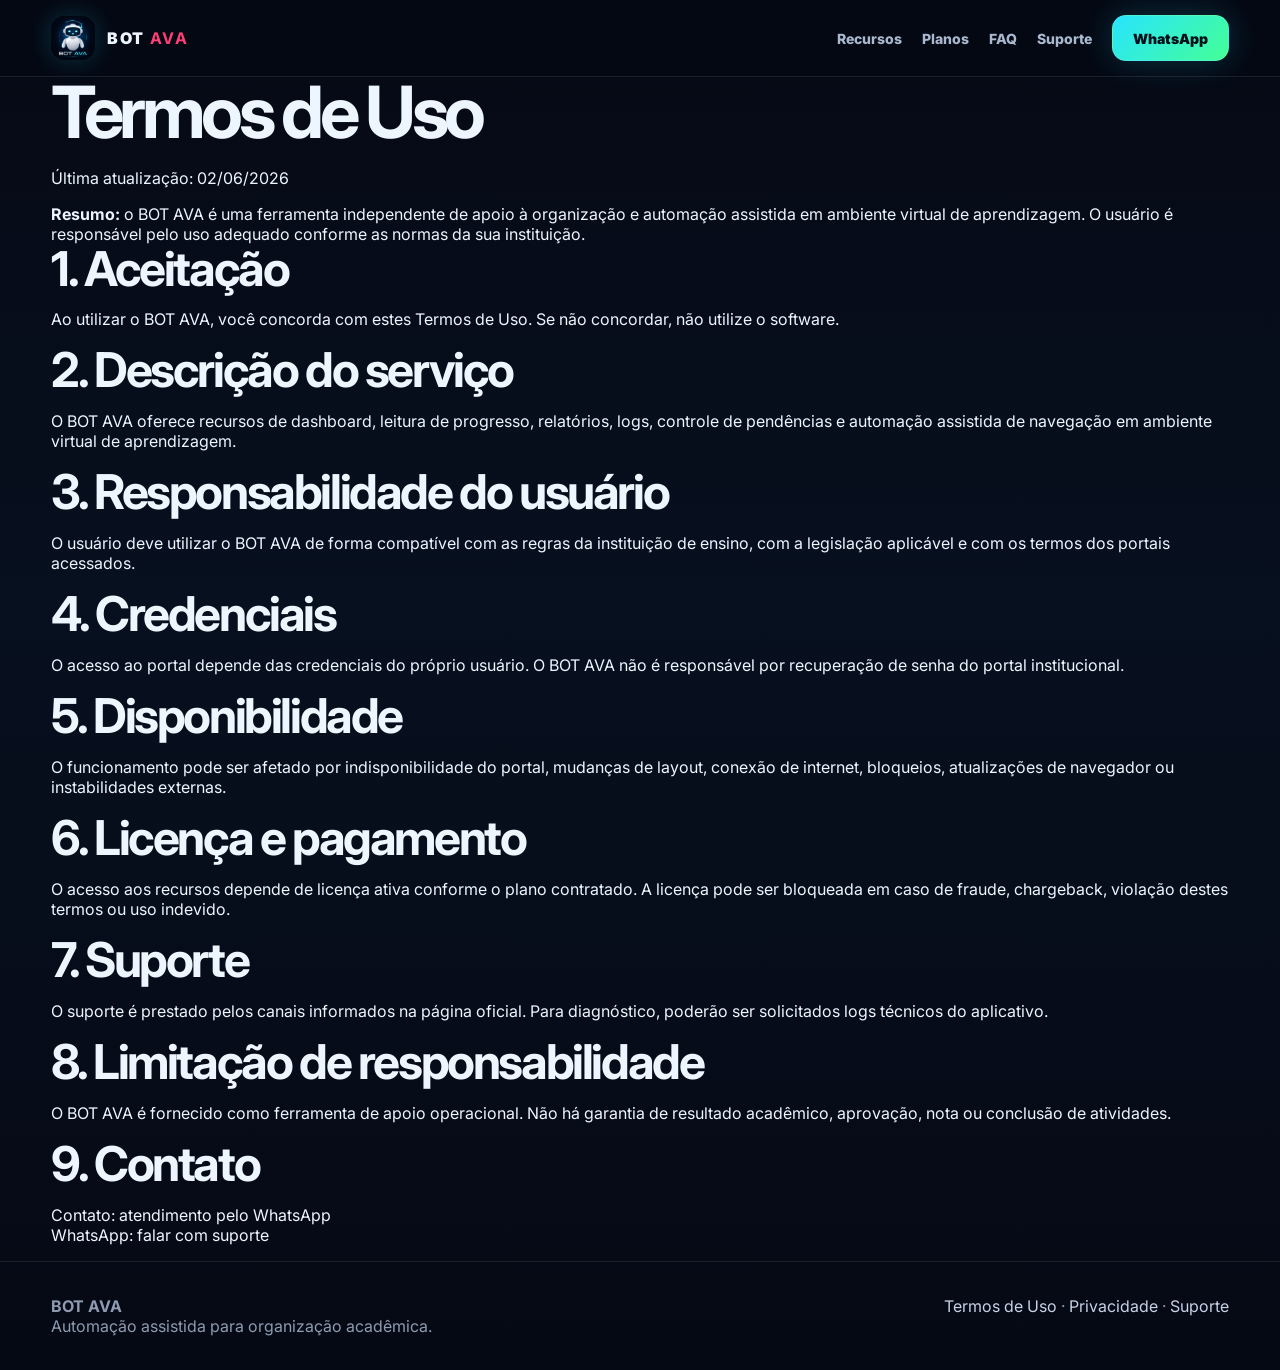
<file: termos.html>
<!doctype html><html lang="pt-BR"><head><meta charset="utf-8"><meta name="viewport" content="width=device-width, initial-scale=1"><title>BOT AVA | Automação assistida para AVA</title><meta name="description" content="BOT AVA é uma ferramenta de apoio para organização, acompanhamento e automação assistida de atividades em ambiente virtual de aprendizagem."><link rel="icon" href="assets/favicon.ico"><link rel="preconnect" href="https://fonts.googleapis.com"><link rel="preconnect" href="https://fonts.gstatic.com" crossorigin><link href="https://fonts.googleapis.com/css2?family=Inter:wght@400;600;700;800;900&display=swap" rel="stylesheet"><link rel="stylesheet" href="assets/style.css"></head><body><nav class="nav"><div class="container nav-inner"><a class="brand" href="index.html"><img src="assets/logo-bot-ava.png" alt="Logo BOT AVA"><span>BOT <b>AVA</b></span></a><div class="nav-links"><a href="index.html#recursos">Recursos</a><a href="index.html#planos">Planos</a><a href="index.html#faq">FAQ</a><a href="suporte.html">Suporte</a><a class="btn btn-primary" href="https://wa.me/5594920007324?text=Ol%C3%A1%2C%20quero%20informa%C3%A7%C3%B5es%20sobre%20os%20planos%20do%20BOT%20AVA">WhatsApp</a></div></div></nav><main class="container page"><h1>Termos de Uso</h1><p>Última atualização: 02/06/2026</p><div class="box"><b>Resumo:</b> o BOT AVA é uma ferramenta independente de apoio à organização e automação assistida em ambiente virtual de aprendizagem. O usuário é responsável pelo uso adequado conforme as normas da sua instituição.</div><h2>1. Aceitação</h2><p>Ao utilizar o BOT AVA, você concorda com estes Termos de Uso. Se não concordar, não utilize o software.</p><h2>2. Descrição do serviço</h2><p>O BOT AVA oferece recursos de dashboard, leitura de progresso, relatórios, logs, controle de pendências e automação assistida de navegação em ambiente virtual de aprendizagem.</p><h2>3. Responsabilidade do usuário</h2><p>O usuário deve utilizar o BOT AVA de forma compatível com as regras da instituição de ensino, com a legislação aplicável e com os termos dos portais acessados.</p><h2>4. Credenciais</h2><p>O acesso ao portal depende das credenciais do próprio usuário. O BOT AVA não é responsável por recuperação de senha do portal institucional.</p><h2>5. Disponibilidade</h2><p>O funcionamento pode ser afetado por indisponibilidade do portal, mudanças de layout, conexão de internet, bloqueios, atualizações de navegador ou instabilidades externas.</p><h2>6. Licença e pagamento</h2><p>O acesso aos recursos depende de licença ativa conforme o plano contratado. A licença pode ser bloqueada em caso de fraude, chargeback, violação destes termos ou uso indevido.</p><h2>7. Suporte</h2><p>O suporte é prestado pelos canais informados na página oficial. Para diagnóstico, poderão ser solicitados logs técnicos do aplicativo.</p><h2>8. Limitação de responsabilidade</h2><p>O BOT AVA é fornecido como ferramenta de apoio operacional. Não há garantia de resultado acadêmico, aprovação, nota ou conclusão de atividades.</p><h2>9. Contato</h2><p>Contato: atendimento pelo WhatsApp<br>WhatsApp: <a href="https://wa.me/5594920007324?text=Ol%C3%A1%2C%20quero%20suporte%20do%20BOT%20AVA">falar com suporte</a></p></main><footer class="footer"><div class="container footer-inner"><div><b>BOT AVA</b><br>Automação assistida para organização acadêmica.</div><div><a href="termos.html">Termos de Uso</a> · <a href="privacidade.html">Privacidade</a> · <a href="suporte.html">Suporte</a></div></div></footer></body></html>
</file>
<file: assets/style.css>
:root{--bg:#050914;--panel:#0b1424;--panel2:#101b2d;--text:#edf5ff;--muted:#a9b8cf;--line:rgba(255,255,255,.09);--cyan:#28e4ff;--green:#44ff95;--pink:#ff2b6d;--blue:#4e70ff;--shadow:0 24px 80px rgba(0,0,0,.35)}*{box-sizing:border-box}html{scroll-behavior:smooth}body{margin:0;font-family:Inter,system-ui,-apple-system,Segoe UI,Roboto,Arial,sans-serif;color:var(--text);background:linear-gradient(180deg,#050914 0%,#07101f 44%,#050914 100%);min-height:100vh;overflow-x:hidden}a{color:inherit;text-decoration:none}.container{width:min(1180px,92vw);margin:0 auto}.bg-glow{position:fixed;pointer-events:none;filter:blur(6px);opacity:.85;z-index:-1}.bg-glow-a{width:520px;height:520px;left:-160px;top:-120px;background:radial-gradient(circle,rgba(40,228,255,.20),transparent 64%)}.bg-glow-b{width:620px;height:620px;right:-220px;top:120px;background:radial-gradient(circle,rgba(255,43,109,.16),transparent 65%)}
.nav{position:sticky;top:0;z-index:50;background:rgba(5,9,20,.82);backdrop-filter:blur(18px);border-bottom:1px solid var(--line)}.nav-inner{height:76px;display:flex;align-items:center;justify-content:space-between;gap:24px;position:relative}.brand{display:flex;align-items:center;gap:12px;font-weight:950;letter-spacing:.10em}.brand img{width:44px;height:44px;border-radius:14px;box-shadow:0 0 26px rgba(40,228,255,.20)}.brand b{color:#ff3f76}.nav-links{display:flex;align-items:center;gap:20px;color:var(--muted);font-size:14px;font-weight:800}.nav-links a:hover{color:#fff}.nav-toggle{display:none;align-items:center;justify-content:center;width:46px;height:46px;border-radius:14px;border:1px solid var(--line);background:rgba(255,255,255,.06);color:#fff;font-size:22px;font-weight:900}.btn{display:inline-flex;align-items:center;justify-content:center;gap:10px;min-height:46px;padding:0 20px;border-radius:14px;font-weight:950;border:1px solid rgba(255,255,255,.12);transition:.18s ease;cursor:pointer}.btn:hover{transform:translateY(-2px)}.btn-primary{background:linear-gradient(135deg,var(--cyan),var(--green));color:#03101b;box-shadow:0 0 34px rgba(40,228,255,.20)}.btn-secondary,.btn-ghost{background:rgba(255,255,255,.055);color:var(--text)}.btn-secondary:hover,.btn-ghost:hover{background:rgba(255,255,255,.10)}.btn-big{min-height:54px;padding:0 26px}
.hero{padding:78px 0 52px}.hero-grid{display:grid;grid-template-columns:1fr 1.05fr;gap:46px;align-items:center}.badge{display:inline-flex;align-items:center;gap:8px;color:#d4fbff;background:rgba(40,228,255,.08);border:1px solid rgba(40,228,255,.24);border-radius:999px;padding:8px 12px;font-weight:900;font-size:13px;margin-bottom:20px}h1{font-size:clamp(38px,5.7vw,72px);line-height:.98;margin:0 0 20px;letter-spacing:-.065em}h2{font-size:clamp(30px,4vw,48px);line-height:1.04;margin:0 0 14px;letter-spacing:-.05em}.lead{font-size:clamp(17px,2vw,21px);line-height:1.65;color:#c9d4ea;margin:0 0 30px;max-width:680px}.hero-actions{display:flex;flex-wrap:wrap;gap:14px;margin-bottom:24px}.trust-strip{display:flex;flex-wrap:wrap;gap:10px}.trust-strip span{background:rgba(255,255,255,.055);border:1px solid var(--line);border-radius:999px;padding:10px 13px;color:#d7e2f7;font-weight:850;font-size:13px}.hero-showcase{position:relative;background:linear-gradient(180deg,rgba(16,27,45,.85),rgba(8,14,26,.82));border:1px solid rgba(255,255,255,.10);border-radius:28px;padding:12px;box-shadow:var(--shadow);isolation:isolate}.hero-showcase:before{content:"";position:absolute;inset:-2px;border-radius:30px;background:linear-gradient(135deg,rgba(40,228,255,.45),rgba(255,43,109,.22),rgba(68,255,149,.28));z-index:-1;filter:blur(16px);opacity:.52}.window-bar{height:34px;display:flex;align-items:center;gap:8px;padding:0 10px;color:#8fa2be;font-size:12px;font-weight:900}.window-bar span{width:10px;height:10px;border-radius:50%;background:#53647b}.window-bar span:nth-child(2){background:#3574d8}.window-bar span:nth-child(3){background:#c72f5b}.window-bar b{margin-left:auto;margin-right:auto;transform:translateX(-18px)}.hero-showcase img,.screen-card img{display:block;width:100%;border-radius:18px;border:1px solid rgba(255,255,255,.09);background:#07111d}.floating-card{position:absolute;background:#07111f;border:1px solid rgba(255,255,255,.13);border-radius:18px;padding:12px 16px;box-shadow:0 18px 45px rgba(0,0,0,.42)}.floating-card b{display:block;font-size:22px}.floating-card span{font-size:12px;color:#aab6ca;font-weight:800}.card-a{left:28px;bottom:34px}.card-b{right:28px;top:62px}
.section{padding:70px 0}.section-head{margin-bottom:30px}.section-head p{color:var(--muted);font-size:17px;line-height:1.65;margin:0;max-width:760px}.centered{text-align:center}.centered p{margin-left:auto;margin-right:auto}.proof{padding:20px 0 32px}.proof-grid{display:grid;grid-template-columns:repeat(4,minmax(0,1fr));gap:14px}.proof-grid div{background:rgba(255,255,255,.045);border:1px solid var(--line);border-radius:22px;padding:20px;text-align:center}.proof-grid strong{display:block;font-size:28px;letter-spacing:-.04em}.proof-grid span{display:block;color:#aebbd1;margin-top:6px;font-weight:750;font-size:13px}
.screens-stack{display:grid;gap:18px}.screens-two{display:grid;grid-template-columns:repeat(2,minmax(0,1fr));gap:18px}.screen-card{background:linear-gradient(180deg,rgba(16,27,45,.82),rgba(8,14,26,.82));border:1px solid rgba(255,255,255,.10);border-radius:26px;padding:14px;box-shadow:0 18px 55px rgba(0,0,0,.25)}.screen-feature{max-width:980px;margin:0 auto}.screen-card div{padding:16px 6px 2px}.screen-card h3{margin:0 0 8px;font-size:21px}.screen-card p{margin:0;color:#adbad0;line-height:1.55}
.split-grid{display:grid;grid-template-columns:.92fr 1.08fr;gap:40px;align-items:start}.steps{display:grid;gap:14px}.step{display:flex;gap:16px;background:rgba(255,255,255,.045);border:1px solid var(--line);border-radius:22px;padding:18px}.step b{display:flex;align-items:center;justify-content:center;flex:0 0 42px;width:42px;height:42px;border-radius:14px;background:linear-gradient(135deg,var(--blue),var(--pink));font-size:18px}.step h3{margin:0 0 6px}.step p{margin:0;color:#aebbd1;line-height:1.55}.cards{display:grid;grid-template-columns:repeat(3,minmax(0,1fr));gap:18px}.card{background:linear-gradient(180deg,rgba(16,27,45,.86),rgba(8,14,26,.82));border:1px solid var(--line);border-radius:24px;padding:24px;min-height:190px}.icon{font-size:31px;margin-bottom:16px}.card h3{margin:0 0 10px}.card p{margin:0;color:#aebbd1;line-height:1.62}
.download-section{padding-top:30px}.download-card{display:grid;grid-template-columns:1.05fr .95fr;gap:26px;align-items:center;background:linear-gradient(135deg,rgba(40,228,255,.12),rgba(68,255,149,.08) 42%,rgba(255,43,109,.08));border:1px solid rgba(40,228,255,.22);border-radius:32px;padding:30px;box-shadow:0 22px 80px rgba(0,0,0,.28)}.download-card p{color:#c8d4ea;line-height:1.65;font-size:17px;margin:0 0 22px}.download-actions{display:flex;flex-wrap:wrap;gap:14px}.download-steps{display:grid;gap:12px}.download-steps div{display:flex;align-items:center;gap:13px;background:rgba(255,255,255,.055);border:1px solid var(--line);border-radius:18px;padding:15px 16px;color:#dce6f8;font-weight:850}.download-steps b{display:inline-flex;align-items:center;justify-content:center;width:34px;height:34px;border-radius:12px;background:linear-gradient(135deg,var(--cyan),var(--green));color:#03101b;font-weight:950}.notice{background:rgba(255,255,255,.05);border:1px solid var(--line);border-radius:20px;padding:18px;color:#b6c2d9;line-height:1.65}.download-notice{margin-top:16px}
.pricing{display:grid;grid-template-columns:repeat(2,minmax(0,1fr));gap:18px}.price-card{background:linear-gradient(180deg,rgba(18,31,52,.95),rgba(8,14,26,.9));border:1px solid rgba(255,255,255,.11);border-radius:28px;padding:28px;overflow:hidden}.price-card.featured{border-color:rgba(255,43,109,.45);box-shadow:0 0 0 1px rgba(255,43,109,.16),0 24px 80px rgba(255,43,109,.08)}.tag{display:inline-block;border-radius:999px;border:1px solid rgba(40,228,255,.25);color:#bbfaff;background:rgba(40,228,255,.07);font-size:12px;font-weight:950;padding:7px 10px;margin-bottom:16px}.price-card h3{font-size:24px;margin:0 0 10px}.price-card p{color:#c1cee5;line-height:1.62}.features{list-style:none;margin:20px 0 26px;padding:0;display:grid;gap:12px;color:#c6d2e8}.features li::before{content:"✓";color:var(--green);font-weight:900;margin-right:9px}.cta-box{display:flex;align-items:center;justify-content:space-between;gap:24px;background:linear-gradient(135deg,rgba(78,112,255,.16),rgba(255,43,109,.14),rgba(40,228,255,.10));border:1px solid rgba(255,255,255,.11);border-radius:34px;padding:34px}.cta-box p{color:#c7d2e8;line-height:1.6;margin:0}.cta-actions{display:flex;gap:12px;flex-wrap:wrap}.faq{display:grid;gap:12px;max-width:920px;margin:0 auto}.faq details{background:rgba(255,255,255,.045);border:1px solid var(--line);border-radius:18px;padding:18px}.faq summary{cursor:pointer;font-weight:950}.faq p{color:#b8c4da;line-height:1.65;margin:12px 0 0}.footer{border-top:1px solid var(--line);padding:34px 0;color:#8f9bb1}.footer-inner{display:flex;justify-content:space-between;gap:20px;flex-wrap:wrap}.footer a{color:#c7d2e8}.footer span{color:#9fafc8}.whatsapp-float{position:fixed;right:22px;bottom:22px;z-index:60;width:58px;height:58px;border-radius:22px;display:flex;align-items:center;justify-content:center;background:linear-gradient(135deg,#28e45f,#11b65a);box-shadow:0 18px 50px rgba(0,0,0,.35),0 0 0 1px rgba(255,255,255,.15);font-size:27px}
@media(max-width:980px){.nav-toggle{display:inline-flex}.nav-links{display:none;position:absolute;top:76px;left:0;right:0;padding:16px;width:min(1180px,92vw);margin:0 auto;background:rgba(5,9,20,.98);border:1px solid var(--line);border-radius:0 0 18px 18px;flex-direction:column;align-items:stretch;gap:12px;box-shadow:0 24px 60px rgba(0,0,0,.35)}.nav-links.open{display:flex}.nav-links .btn{width:100%}.hero{padding-top:46px}.hero-grid,.split-grid,.download-card,.pricing{grid-template-columns:1fr}.screens-two{grid-template-columns:1fr}.proof-grid,.cards{grid-template-columns:repeat(2,1fr)}.floating-card{display:none}.cta-box{display:block}.cta-actions{margin-top:20px}}
@media(max-width:620px){.container{width:min(100% - 28px,1180px)}.proof-grid,.cards{grid-template-columns:1fr}.hero-actions .btn,.download-actions .btn,.cta-actions .btn{width:100%}h1{font-size:38px}.lead{font-size:16px}.section{padding:50px 0}.download-card,.cta-box{padding:22px;border-radius:24px}.screen-card{border-radius:20px;padding:12px}.screen-card h3{font-size:19px}.whatsapp-float{right:14px;bottom:14px}.brand span{font-size:14px}.proof-grid strong{font-size:24px}.hero-showcase{padding:10px}.window-bar b{display:none}.nav-inner{height:68px}.nav-links{top:68px}.brand img{width:40px;height:40px}}
</file>
<file: assets/landing.css>
:root{--ink:#16191b;--muted:#596064;--pink:#c92559;--teal:#007e73;--line:#dce0df;--paper:#fff;--soft:#f3f6f5}*{box-sizing:border-box;letter-spacing:0}html{scroll-behavior:smooth;scroll-padding-top:88px}body{margin:0;font-family:Arial,Helvetica,sans-serif;color:var(--ink);background:var(--paper)}a{color:inherit}button,input{font:inherit}button,a,input,summary{touch-action:manipulation}button{cursor:pointer}a:focus-visible,button:focus-visible,input:focus-visible,summary:focus-visible{outline:3px solid #007e73;outline-offset:5px}[hidden]{display:none!important}.header{height:80px;display:flex;align-items:center;justify-content:space-between;padding:0 5%;border-bottom:1px solid var(--line);gap:24px;background:white}.brand{font-size:22px;font-weight:800;text-decoration:none;display:flex;gap:7px;align-items:center;white-space:nowrap}.brand span{color:var(--pink)}.brand img{object-fit:contain;margin-right:4px}.header nav{display:flex;gap:28px}.header nav a{text-decoration:none;font-size:14px}.button{display:inline-flex;justify-content:center;align-items:center;gap:20px;background:var(--pink);color:#fff;border:1px solid var(--pink);padding:17px 24px;border-radius:6px;font-weight:700;font-size:16px;text-decoration:none;min-height:52px}.button:hover{background:#a61d48}.button:disabled{opacity:.55;cursor:wait}.compact{font-size:14px;min-height:44px;padding:12px 18px}.secondary{background:transparent;color:var(--ink);border-color:var(--line)}.secondary:hover{background:var(--soft)}.hero{position:relative;min-height:540px;height:calc(82svh - 80px);max-height:740px;isolation:isolate;overflow:hidden;background:#111315;color:white}.hero-image{position:absolute;inset:0;width:100%;height:100%;object-fit:cover;object-position:center 40%;z-index:-2;opacity:.5}.hero:after{content:'';position:absolute;inset:0;background:linear-gradient(90deg,rgba(10,12,14,.94),rgba(10,12,14,.55) 58%,rgba(10,12,14,.12));z-index:-1}.hero-copy{padding:72px 7%;max-width:950px}.eyebrow{font-size:12px;font-weight:800;line-height:1.6;color:var(--teal);margin:0 0 18px}.hero .eyebrow{color:#76e3cd}.hero h1{font-size:86px;margin:0 0 22px;line-height:1}.hero-lead{font-size:29px;line-height:1.4;margin:0 0 28px}.independent{font-size:12px;color:#d4d9d8;margin-top:25px}.section{padding:76px max(5%,calc((100% - 1160px)/2))}.section-heading{margin-bottom:38px;max-width:760px}.section-heading h2{font-size:38px;margin:0 0 15px;line-height:1.12}.section-heading p:not(.eyebrow){line-height:1.7;color:var(--muted);margin:0}.demo-layout{display:grid;grid-template-columns:1.45fr 1fr;align-items:center;gap:48px}.video-area{background:#101315;display:flex;align-items:center;justify-content:center;overflow:hidden;min-height:280px}.video-area img{width:100%;height:auto;display:block}.video-area video{width:100%;max-height:680px;object-fit:contain;display:block}.demo-details>div{border-bottom:1px solid var(--line);padding:18px 0}.step{font-size:12px;color:var(--pink);font-weight:bold}.demo-details h3{font-size:19px;margin:8px 0}.demo-details p{font-size:15px;line-height:1.65;color:var(--muted);margin:0}.text-link{display:inline-block;margin-top:25px;color:var(--teal);font-weight:700;text-underline-offset:5px}.plans{background:var(--soft)}.plan-grid{display:grid;grid-template-columns:1fr 1fr;gap:24px}.plan{background:white;border:1px solid #d1d9d6;border-radius:8px;padding:36px}.annual{border-top:4px solid var(--teal);padding-top:33px}.plan-label{font-size:12px;color:var(--teal);font-weight:bold}.plan h3{font-size:29px;margin:18px 0 12px}.plan>p{line-height:1.5}.plan .original{font-size:13px;color:var(--muted);margin-top:30px;margin-bottom:5px}.plan .price{font-size:52px;font-weight:800;margin:0;line-height:1.2}.price span{font-size:32px}.price-note{color:var(--pink);font-size:14px;margin:9px 0}.plan ul{list-style:none;padding:22px 0;margin:0;display:grid;gap:14px;font-size:15px}.plan li:before{content:'✓';color:var(--teal);margin-right:10px}.plan .button{width:100%;margin-top:12px}.plan .card-note{font-size:12px;color:var(--muted);text-align:center;margin-bottom:0}.payment-note{font-size:13px;line-height:1.6;color:var(--muted);margin:25px 0 0}.faq{display:grid;grid-template-columns:1fr 1.2fr;gap:55px}.questions details{padding:22px 0;border-bottom:1px solid var(--line)}.questions details:first-child{padding-top:0}.questions summary{font-size:17px;font-weight:700;cursor:pointer;line-height:1.5}.questions p{line-height:1.7;color:var(--muted);font-size:15px}.support{background:#e6f2ee;display:flex;align-items:center;justify-content:space-between;gap:25px;padding-top:45px;padding-bottom:45px}.support h2{font-size:26px;margin:0}footer{padding:35px 5%;display:flex;align-items:center;justify-content:space-between;gap:28px;flex-wrap:wrap}footer p{max-width:390px;font-size:12px;color:var(--muted);line-height:1.5}footer>div{display:flex;gap:20px;font-size:13px}dialog{width:min(560px,calc(100% - 24px));max-height:90svh;padding:30px;border:1px solid var(--line);border-radius:8px;color:var(--ink)}dialog::backdrop{background:#111b}dialog h2{font-size:28px;margin:10px 0}dialog p{color:var(--muted);font-size:14px;line-height:1.5}.dialog-head{display:flex;justify-content:space-between;align-items:center}.dialog-head .eyebrow{margin:0}.close{font-size:28px;width:40px;height:40px;border:0;background:var(--soft);border-radius:4px}.form-row{display:grid;grid-template-columns:1fr 1fr;gap:16px}form label{display:block;font-size:14px;font-weight:700;margin:16px 0}input:not([type=radio]):not([type=checkbox]){display:block;width:100%;padding:13px 12px;margin-top:7px;border:1px solid #aab4b0;border-radius:4px;min-height:46px}fieldset{border:0;padding:0;margin:20px 0}legend{font-size:14px;font-weight:bold}.method{display:flex;align-items:center;gap:8px;font-weight:400}.consent{display:flex;align-items:flex-start;gap:10px;font-size:12px;line-height:1.6;font-weight:400}.consent input{margin-top:4px}input[type=radio],input[type=checkbox]{accent-color:var(--pink);width:18px;height:18px;flex-shrink:0}#quote{background:var(--soft);padding:18px;border-left:3px solid var(--teal);line-height:1.6;font-size:15px}#checkout-error{color:#a31c38}#checkout-submit{width:100%}.secure-note{font-size:12px!important;text-align:center}#payment-return .button{display:flex;margin-top:15px}@media(max-width:760px){.header{height:68px;padding:0 20px}.header nav{display:none}.brand{font-size:18px}.compact{padding:10px 12px;font-size:12px}.hero{height:auto;min-height:510px;max-height:none}.hero-copy{padding:65px 24px}.hero h1{font-size:64px}.hero-lead{font-size:23px}.hero-image{object-position:65% center}.hero:after{background:rgba(10,12,14,.74)}.section{padding:48px 22px}.section-heading h2{font-size:30px}.demo-layout,.plan-grid,.faq{grid-template-columns:1fr;gap:26px}.video-area{min-height:200px}.plan{padding:26px}.annual{padding-top:23px}.plan .price{font-size:46px}.faq .section-heading{margin-bottom:8px}.support{display:block}.support .button{margin-top:22px}footer{padding:30px 22px}dialog{padding:22px}.form-row{grid-template-columns:1fr;gap:0}.hero-lead br{display:none}}@media(prefers-reduced-motion:reduce){html{scroll-behavior:auto}}
</file>
<file: assets/payment.css>
#embedded-payment{min-width:0}#embedded-payment h2{font-size:24px}#embedded-payment .payment-head{display:flex;align-items:center;justify-content:space-between;gap:12px}#embedded-payment .payment-total{font-size:24px;font-weight:700;color:var(--ink)}#embedded-payment .payment-status{min-height:42px;overflow-wrap:anywhere}#embedded-payment .payment-error{color:#a31c38}#embedded-payment .payment-actions{display:flex;flex-wrap:wrap;gap:12px;margin:20px 0}#embedded-payment .payment-actions .button{flex:1;min-width:150px}#embedded-payment .pix-image{display:block;width:240px;height:240px;max-width:100%;object-fit:contain;margin:20px auto}#embedded-payment textarea{width:100%;min-height:86px;resize:vertical;overflow-wrap:anywhere;border:1px solid var(--line);border-radius:4px;padding:12px;font:12px monospace}#card-payment{min-height:320px;width:100%;min-width:0}#embedded-payment .secure-note{margin-top:18px}#embedded-payment .payment-expiry{font-size:12px}#embedded-payment .payment-summary{border-bottom:1px solid var(--line);padding-bottom:12px;margin-bottom:16px}
@media(max-width:400px){dialog.with-payment{padding:12px;width:calc(100% - 8px);max-width:calc(100% - 8px)}#embedded-payment .payment-total{font-size:22px}#embedded-payment h2{font-size:22px}}
</file>
